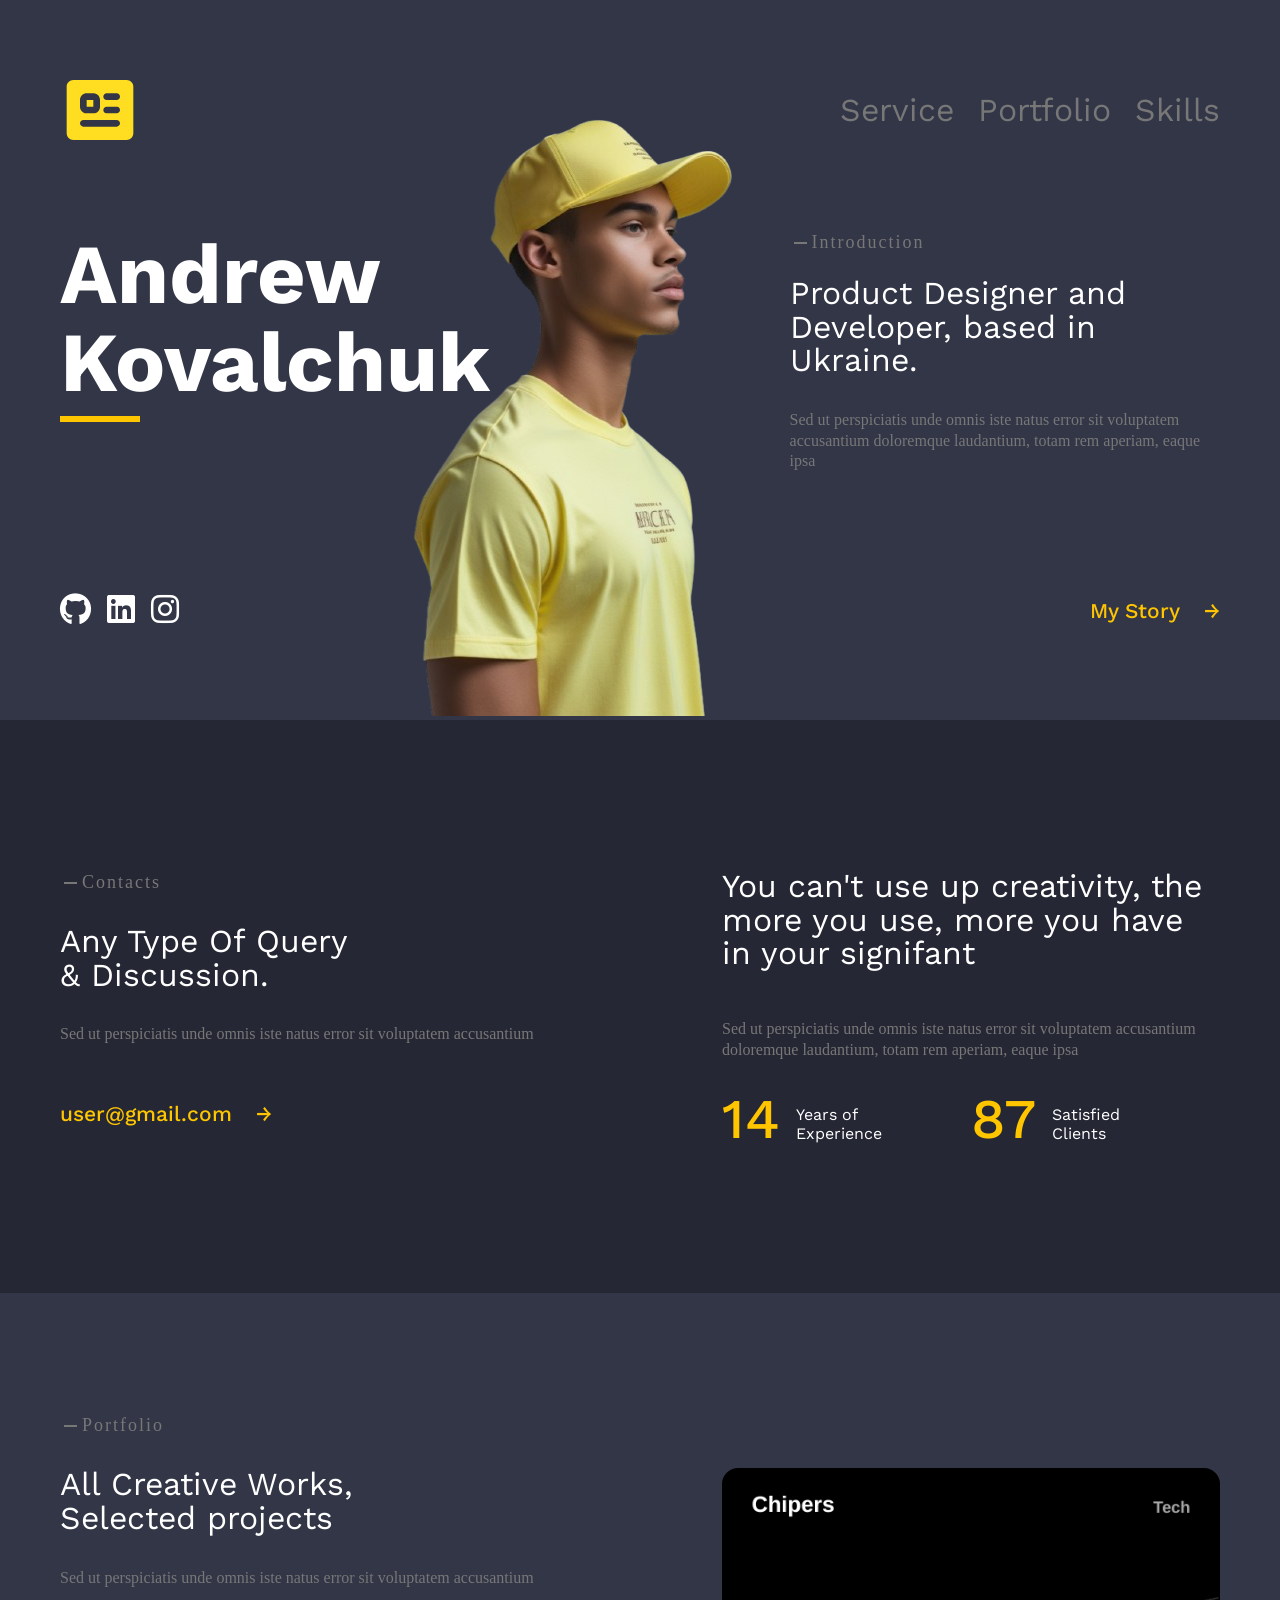
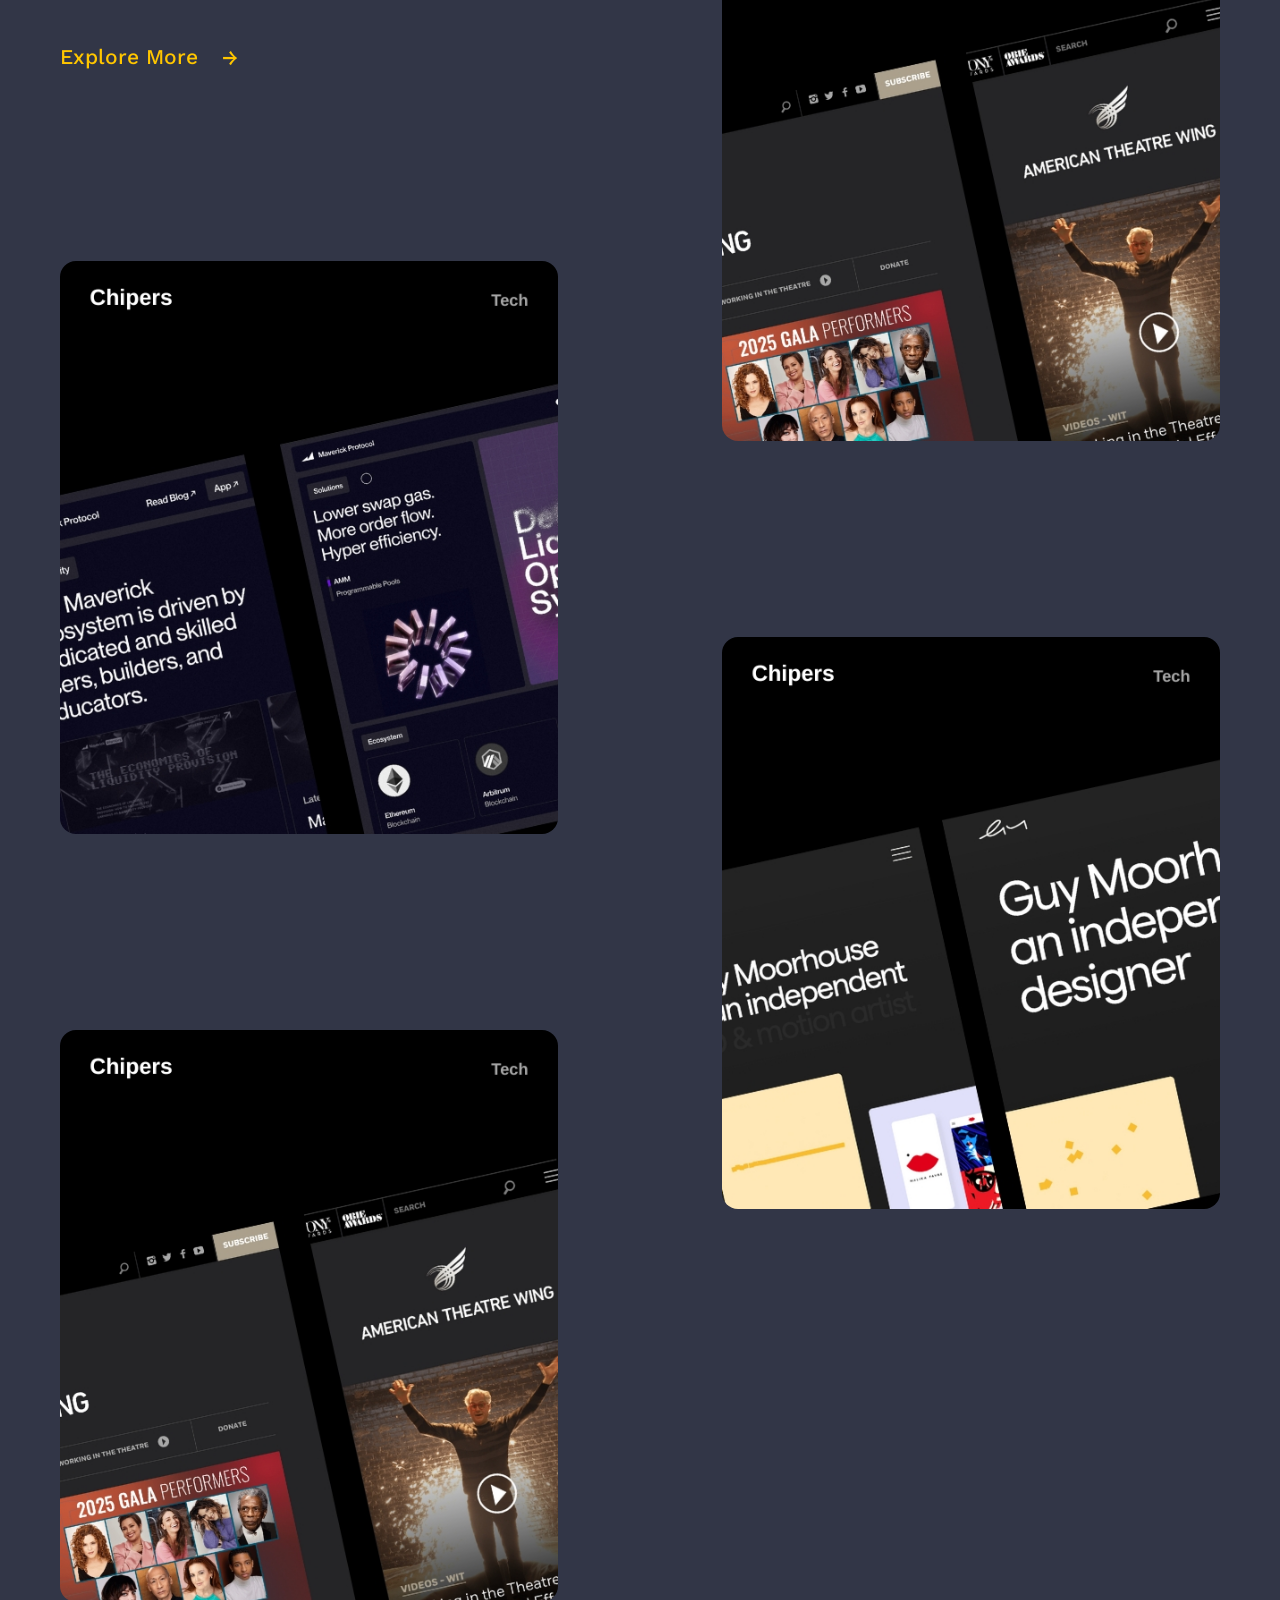
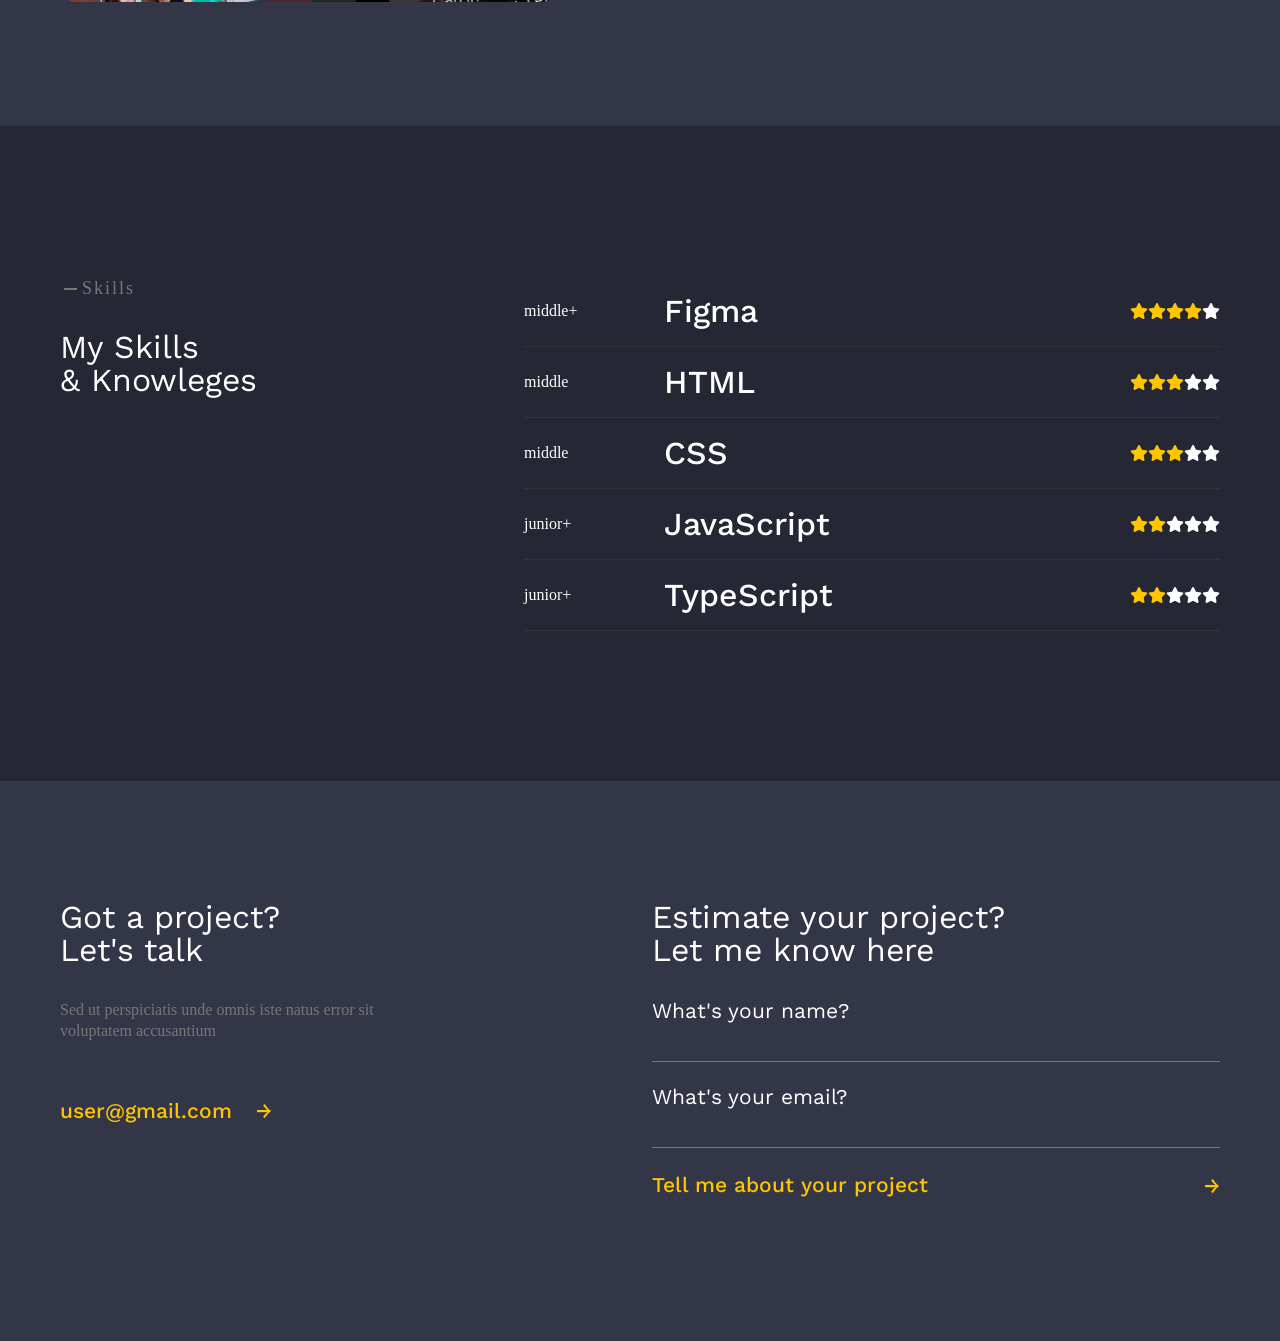
<file: index.html>
<!DOCTYPE html>
<html lang="ua">
<head>
	<meta charset="utf-8">
	<meta name="viewport" content="width=device-width, initial-scale=1">
	<title>Andrew Kovalchuk</title>
	<link rel="stylesheet" type="text/css" href="./css/style.css">
  <link rel="preconnect" href="https://fonts.googleapis.com">
  <link rel="preconnect" href="https://fonts.gstatic.com" crossorigin>
  <link
	  href="https://fonts.googleapis.com/css2?family=Inter:ital,opsz,wght@0,14..32,100..900;1,14..32,100..900&family=Work+Sans:ital,wght@0,100..900;1,100..900&display=swap"
	  rel="stylesheet"
  >
  <link
    rel="stylesheet"
    href="https://cdnjs.cloudflare.com/ajax/libs/font-awesome/6.5.2/css/all.min.css"
  />
  <link
    rel="stylesheet"
    href="https://cdnjs.cloudflare.com/ajax/libs/animate.css/4.1.1/animate.min.css"
  />
</head>
<body>	
	<main>
		<section class="preview">
			<div class="preview__photo">
        <img class="animate__animated animate__fadeInBottomLeftShort" src="img/profile-photo.png" alt="Profile Photo">
      </div>
			<div class="wrap preview__container">
				<header class="header">
					<img class="header__logo animate__animated animate__fadeInRight" src="img/profile.svg" alt="Logo">

					<nav class="menu">
            <ul class="menu__list">
              <li class="menu__item animate__animated animate__fadeInLeft"><a href="#contacts">Service</a></li>
              <li class="menu__item animate__animated animate__fadeInLeft"><a href="#portfolio">Portfolio</a></li>
              <li class="menu__item animate__animated animate__fadeInLeft"><a href="#skills">Skills</a></li>
            </ul>
          </nav>
				</header>

				<div class="introduction">
					<div class="animate__animated animate__fadeInRightShort">
						<h1 class="name">Andrew <br /> Kovalchuk</h1>
					</div>
					<div class="introduction__content animate__animated animate__fadeInRightShort">
						<h2 class="title">Introduction</h2>
            <p class="text-big introduction__text">
              Product Designer and Developer, based in Ukraine.
            </p>
            <p class="text-small">
              Sed ut perspiciatis unde omnis iste natus error sit voluptatem accusantium doloremque laudantium,
              totam rem aperiam, eaque ipsa
            </p>
					</div>
				</div>

				<div class="social">
					<ul class="social__list social-list animate__animated animate__fadeInRightShort delay-300ms">
            <li class="social__list--item">
              <a class="social-link" href="https://github.com/learnport/course-html-css" target="_blank" aria-label="GitHub profile">
                <i class="fa-brands fa-github"></i>
              </a>
            </li>
            <li class="social__list--item">
              <a class="social-link" href="https://github.com/learnport/course-html-css" target="_blank" aria-label="Linkedin profile">
                <i class="fa-brands fa-linkedin"></i>
              </a>
            </li>
            <li class="social__list--item">
              <a class="social-link" href="https://github.com/learnport/course-html-css" target="_blank" aria-label="Instagram profile">
                <i class="fa-brands fa-instagram"></i>
              </a>
            </li>
          </ul>

          <a class="link animate__animated animate__fadeInRightShort delay-300ms" href="https://discord.gg/gmFM5pdZrk" target="_blank">My Story</a>
				</div>
			</div>
		</section>

		<section id="contacts" class="wrap contacts">
			<div>
				<h2 class="title">Contacts</h2>
        <p class="text-big contacts__text">Any Type Of Query <br /> & Discussion.</p>
        <p class="text-small">Sed ut perspiciatis unde omnis iste natus error sit voluptatem accusantium</p>
        <a class="link contacts__link" href="mailto:user@gmail.com" target="_blank">user@gmail.com</a>
			</div>
			<div>
				<p class="text-big">
          You can't use up creativity, the more you use, more you have in your signifant
        </p>
        <p class="text-small contacts__description">
          Sed ut perspiciatis unde omnis iste natus error sit voluptatem accusantium doloremque laudantium,
          totam rem aperiam, eaque ipsa
        </p>

        <div class="experience">
          <div>
            <span class="experience__count">14</span>
            <span class="experience__text">Years of <br /> Experience</span>
          </div>
          <div>
            <span class="experience__count">87</span>
            <span class="experience__text">Satisfied <br /> Clients</span>
          </div>
        </div>
			</div>
		</section>

		<section id="portfolio" class="portfolio">
			<div class="wrap">
				<h2 class="title">Portfolio</h2>
				<div class="portfolio__container">
					<div>
						<p class="text-big portfolio__description">All Creative Works,<br /> Selected projects</p>
	          <p class="text-small">
	          	Sed ut perspiciatis unde omnis iste natus error sit voluptatem accusantium
	        	</p>
	          <a class="link portfolio__link" href="https://discord.gg/gmFM5pdZrk" target="_blank">
	          	Explore More
	          </a>
	          <div class="portfolio__img portfolio__img--1">
	            <img src="img/portfolio-1.jpg" alt="Project Name">
	          </div>
	          <div class="portfolio__img portfolio__img--2">
	            <img src="img/portfolio-2.jpg" alt="Project Name">
	          </div>
					</div>
					<div>
						<div class="portfolio__img portfolio__img--3">
	            <img src="img/portfolio-2.jpg" alt="Project Name">
	          </div>
	          <div class="portfolio__img portfolio__img--4">
	            <img src="img/portfolio-3.jpg" alt="Project Name">
	          </div>
					</div>
				</div>
			</div>
		</section>

	  <section id="skills" class="skills wrap">
	  	<div>
	  		<h2 class="title">Skills</h2>
          <p class="text-big skills__text">My Skills <br /> & Knowleges</p>
	  		</div>
	  	<div>
	  		<ul class="skiils__list">
	  			<li class="skills__list--item">
            <div class="skills__level">middle+</div>
            <div class="skills__name">Figma</div>
            <div class="skills__stars">
              <i class="fa-solid fa-star filled-start"></i>
              <i class="fa-solid fa-star filled-start"></i>
              <i class="fa-solid fa-star filled-start"></i>
              <i class="fa-solid fa-star filled-start"></i>
              <i class="fa-solid fa-star"></i>
            </div>
          </li>
          <li class="skills__list--item">
            <div class="skills__level">middle</div>
            <div class="skills__name">HTML</div>
            <div class="skills__stars">
              <i class="fa-solid fa-star filled-start"></i>
              <i class="fa-solid fa-star filled-start"></i>
              <i class="fa-solid fa-star filled-start"></i>
              <i class="fa-solid fa-star"></i>
              <i class="fa-solid fa-star"></i>
            </div>
          </li>
          <li class="skills__list--item">
            <div class="skills__level">middle</div>
            <div class="skills__name">CSS</div>
            <div class="skills__stars">
              <i class="fa-solid fa-star filled-start"></i>
              <i class="fa-solid fa-star filled-start"></i>
              <i class="fa-solid fa-star filled-start"></i>
              <i class="fa-solid fa-star"></i>
              <i class="fa-solid fa-star"></i>
            </div>
          </li>
          <li class="skills__list--item">
            <div class="skills__level">junior+</div>
            <div class="skills__name">JavaScript</div>
            <div class="skills__stars">
              <i class="fa-solid fa-star filled-start"></i>
              <i class="fa-solid fa-star filled-start"></i>
              <i class="fa-solid fa-star"></i>
              <i class="fa-solid fa-star"></i>
              <i class="fa-solid fa-star"></i>
            </div>
          </li>
          <li class="skills__list--item">
            <div class="skills__level">junior+</div>
            <div class="skills__name">TypeScript</div>
            <div class="skills__stars">
              <i class="fa-solid fa-star filled-start"></i>
              <i class="fa-solid fa-star filled-start"></i>
              <i class="fa-solid fa-star"></i>
              <i class="fa-solid fa-star"></i>
              <i class="fa-solid fa-star"></i>
            </div>
          </li>
	  		</ul>
	  	</div>
	  </section>
	</main>

	<footer class="footer">
		<div class="footer__container wrap">
			<div>
				<p class="text-big"> Got a project? <br /> Let's talk </p>
        <p class="text-small footer__description">
          Sed ut perspiciatis unde omnis iste natus error sit
          voluptatem accusantium
        </p>
        <a class="link form__link" href="mailto:user@gmail.com" target="_blank">user@gmail.com</a>
			</div>
			<div>
				<p class="text-big"> Estimate your project? <br /> Let me know here</p>
				<form action="" id="form" class="form">
          <div class="form__block">
            <label for="name" class="form__label">What's your name?</label>
            <input type="text" id="name" name="username" class="text-input">
          </div>
          <div class="form__block">
            <label for="email" class="form__label">What's your email?</label>
            <input type="email" id="email" name="email" class="text-input">
          </div>
          <button type="submit" class="link form__button">Tell me about your project</button>
        </form>
			</div>
		</div>
	</footer>
</body>

<script>
  const form = document.getElementById('form');
  const nameInput = document.getElementById('name');
  const emailInput = document.getElementById('email');

  form.addEventListener('submit', (e) => {
    e.preventDefault();

    const name = encodeURIComponent(nameInput.value.trim());
    const email = encodeURIComponent(emailInput.value.trim());

    if (!name) return alert('Please enter your name');

    const subject = `New project from ${name || 'unknown user'}`;
    const body = `Name: ${name}%0AEmail: ${email}%0A%0ATell me about your project:`;

    window.location.href = `mailto:user@gmail.com?subject=${subject}&body=${body}`;
  });
</script>
</html>
</file>
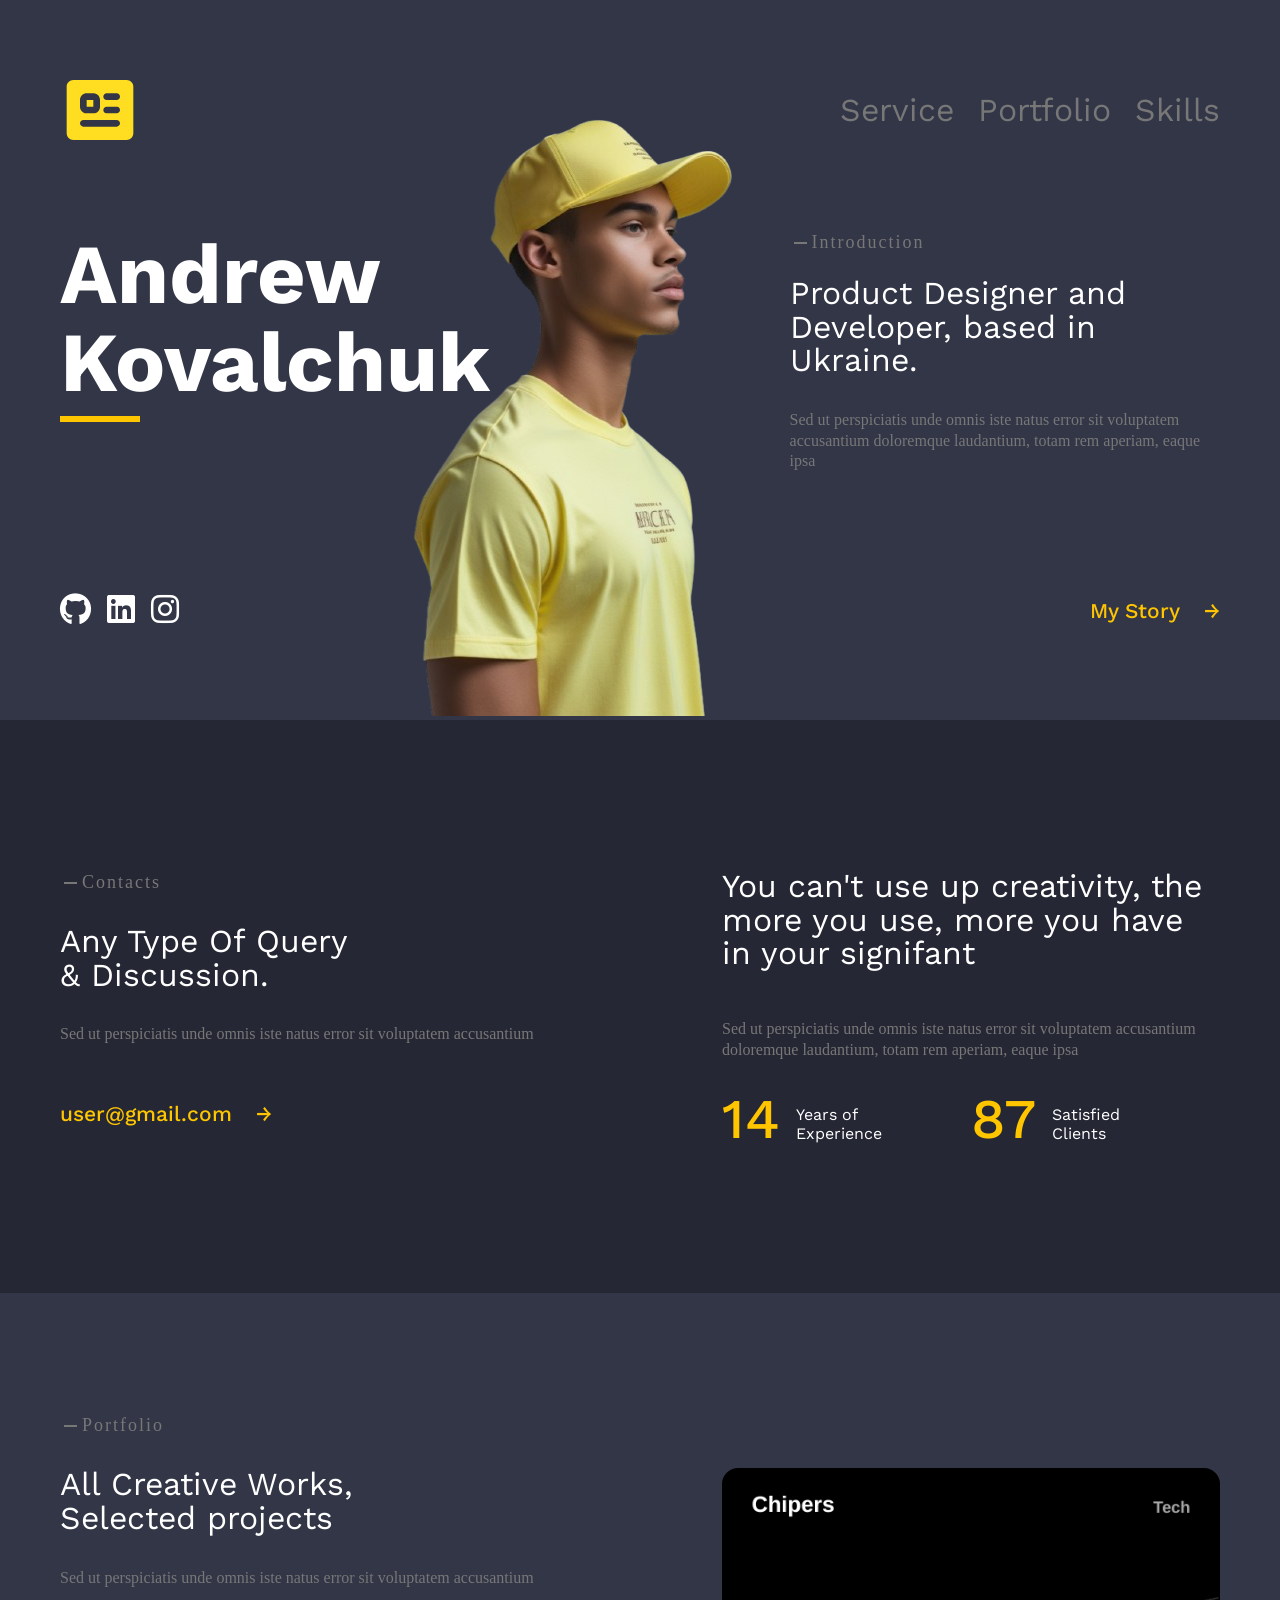
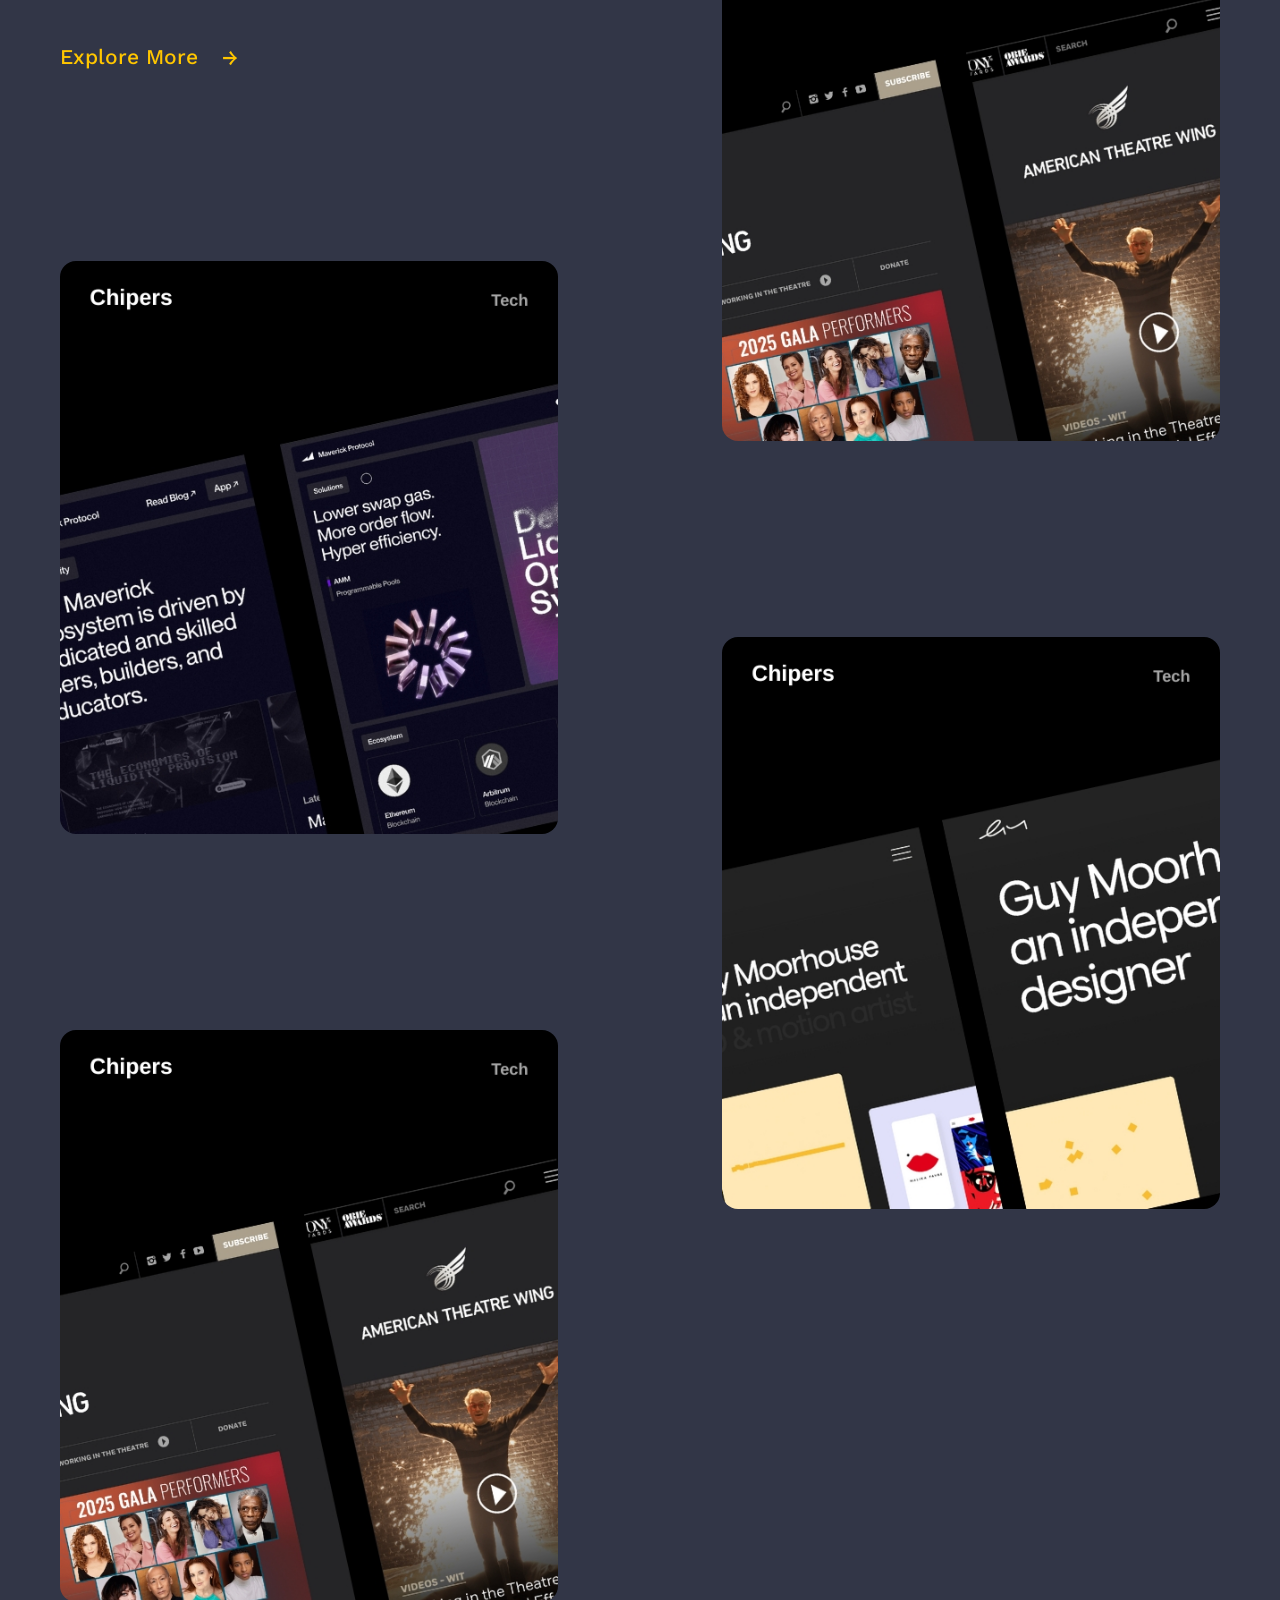
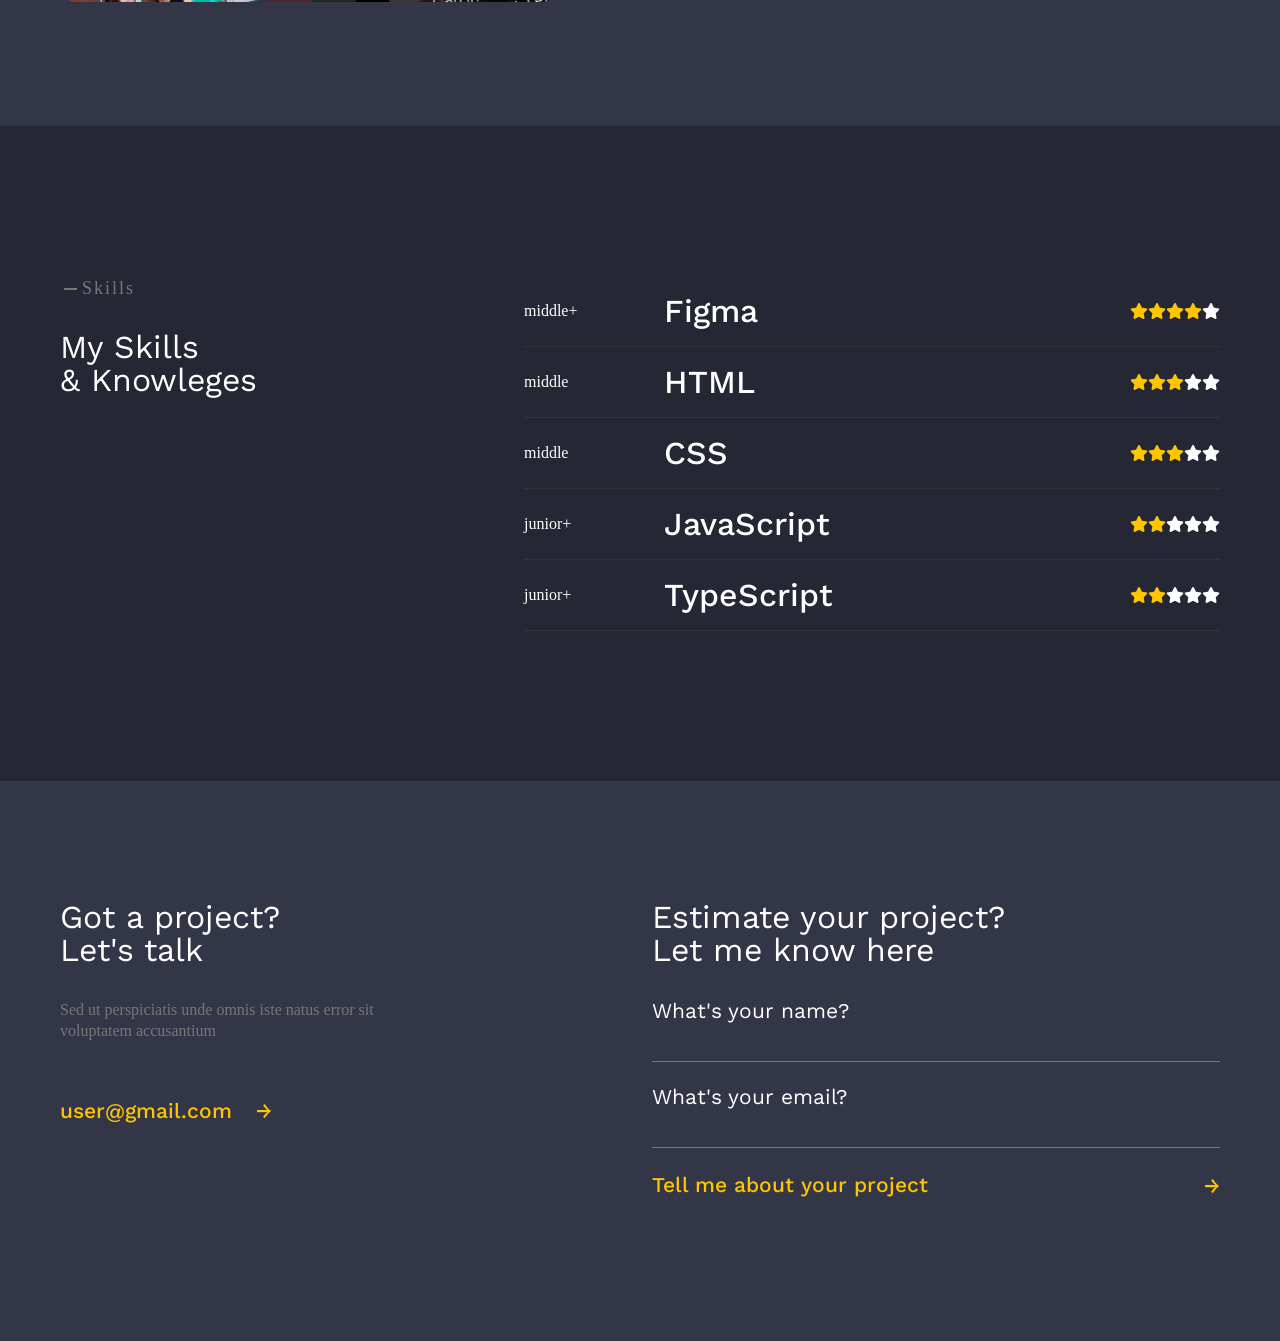
<file: site.html>
<!DOCTYPE html>
<html lang="ua">
<head>
	<meta charset="utf-8">
	<meta name="viewport" content="width=device-width, initial-scale=1">
	<title>Andrew Kovalchuk</title>
	<link rel="stylesheet" type="text/css" href="./css/style.css">
  <link rel="preconnect" href="https://fonts.googleapis.com">
  <link rel="preconnect" href="https://fonts.gstatic.com" crossorigin>
  <link
	  href="https://fonts.googleapis.com/css2?family=Inter:ital,opsz,wght@0,14..32,100..900;1,14..32,100..900&family=Work+Sans:ital,wght@0,100..900;1,100..900&display=swap"
	  rel="stylesheet"
  >
  <link
    rel="stylesheet"
    href="https://cdnjs.cloudflare.com/ajax/libs/font-awesome/6.5.2/css/all.min.css"
  />
  <link
    rel="stylesheet"
    href="https://cdnjs.cloudflare.com/ajax/libs/animate.css/4.1.1/animate.min.css"
  />
</head>
<body>	
	<main>
		<section class="preview">
			<div class="preview__photo">
        <img class="animate__animated animate__fadeInBottomLeftShort" src="img/profile-photo.png" alt="Profile Photo">
      </div>
			<div class="wrap preview__container">
				<header class="header">
					<img class="header__logo animate__animated animate__fadeInRight" src="img/profile.svg" alt="Logo">

					<nav class="menu">
            <ul class="menu__list">
              <li class="menu__item animate__animated animate__fadeInLeft"><a href="#">Service</a></li>
              <li class="menu__item animate__animated animate__fadeInLeft"><a href="#">Portfolio</a></li>
              <li class="menu__item animate__animated animate__fadeInLeft"><a href="#">Skills</a></li>
            </ul>
          </nav>
				</header>

				<div class="introduction">
					<div class="animate__animated animate__fadeInRightShort">
						<h1 class="name">Andrew <br /> Kovalchuk</h1>
					</div>
					<div class="introduction__content animate__animated animate__fadeInRightShort">
						<h2 class="title">Introduction</h2>
            <p class="text-big introduction__text">
              Product Designer and Developer, based in Ukraine.
            </p>
            <p class="text-small">
              Sed ut perspiciatis unde omnis iste natus error sit voluptatem accusantium doloremque laudantium,
              totam rem aperiam, eaque ipsa
            </p>
					</div>
				</div>

				<div class="social">
					<ul class="social__list social-list animate__animated animate__fadeInRightShort delay-300ms">
            <li class="social__list--item">
              <a class="social-link" href="https://github.com/learnport/course-html-css" target="_blank" aria-label="GitHub profile">
                <i class="fa-brands fa-github"></i>
              </a>
            </li>
            <li class="social__list--item">
              <a class="social-link" href="https://github.com/learnport/course-html-css" target="_blank" aria-label="Linkedin profile">
                <i class="fa-brands fa-linkedin"></i>
              </a>
            </li>
            <li class="social__list--item">
              <a class="social-link" href="https://github.com/learnport/course-html-css" target="_blank" aria-label="Instagram profile">
                <i class="fa-brands fa-instagram"></i>
              </a>
            </li>
          </ul>

          <a class="link animate__animated animate__fadeInRightShort delay-300ms" href="https://discord.gg/gmFM5pdZrk" target="_blank">My Story</a>
				</div>
			</div>
		</section>

		<section class="wrap contacts">
			<div>
				<h2 class="title">Contacts</h2>
        <p class="text-big contacts__text">Any Type Of Query <br /> & Discussion.</p>
        <p class="text-small">Sed ut perspiciatis unde omnis iste natus error sit voluptatem accusantium</p>
        <a class="link contacts__link" href="mailto:user@gmail.com" target="_blank">user@gmail.com</a>
			</div>
			<div>
				<p class="text-big">
          You can't use up creativity, the more you use, more you have in your signifant
        </p>
        <p class="text-small contacts__description">
          Sed ut perspiciatis unde omnis iste natus error sit voluptatem accusantium doloremque laudantium,
          totam rem aperiam, eaque ipsa
        </p>

        <div class="experience">
          <div>
            <span class="experience__count">14</span>
            <span class="experience__text">Years of <br /> Experience</span>
          </div>
          <div>
            <span class="experience__count">87</span>
            <span class="experience__text">Satisfied <br /> Clients</span>
          </div>
        </div>
			</div>
		</section>

		<section class="portfolio">
			<div class="wrap">
				<h2 class="title">Portfolio</h2>
				<div class="portfolio__container">
					<div>
						<p class="text-big portfolio__description">All Creative Works,<br /> Selected projects</p>
	          <p class="text-small">
	          	Sed ut perspiciatis unde omnis iste natus error sit voluptatem accusantium
	        	</p>
	          <a class="link portfolio__link" href="https://discord.gg/gmFM5pdZrk" target="_blank">
	          	Explore More
	          </a>
	          <div class="portfolio__img portfolio__img--1">
	            <img src="img/portfolio-1.jpg" alt="Project Name">
	          </div>
	          <div class="portfolio__img portfolio__img--2">
	            <img src="img/portfolio-2.jpg" alt="Project Name">
	          </div>
					</div>
					<div>
						<div class="portfolio__img portfolio__img--3">
	            <img src="img/portfolio-2.jpg" alt="Project Name">
	          </div>
	          <div class="portfolio__img portfolio__img--4">
	            <img src="img/portfolio-3.jpg" alt="Project Name">
	          </div>
					</div>
				</div>
			</div>
		</section>

	  <section class="skills wrap">
	  	<div>
	  		<h2 class="title">Skills</h2>
          <p class="text-big skills__text">My Skills <br /> & Knowleges</p>
	  		</div>
	  	<div>
	  		<ul class="skiils__list">
	  			<li class="skills__list--item">
            <div class="skills__level">middle+</div>
            <div class="skills__name">Figma</div>
            <div class="skills__stars">
              <i class="fa-solid fa-star filled-start"></i>
              <i class="fa-solid fa-star filled-start"></i>
              <i class="fa-solid fa-star filled-start"></i>
              <i class="fa-solid fa-star filled-start"></i>
              <i class="fa-solid fa-star"></i>
            </div>
          </li>
          <li class="skills__list--item">
            <div class="skills__level">middle</div>
            <div class="skills__name">HTML</div>
            <div class="skills__stars">
              <i class="fa-solid fa-star filled-start"></i>
              <i class="fa-solid fa-star filled-start"></i>
              <i class="fa-solid fa-star filled-start"></i>
              <i class="fa-solid fa-star"></i>
              <i class="fa-solid fa-star"></i>
            </div>
          </li>
          <li class="skills__list--item">
            <div class="skills__level">middle</div>
            <div class="skills__name">CSS</div>
            <div class="skills__stars">
              <i class="fa-solid fa-star filled-start"></i>
              <i class="fa-solid fa-star filled-start"></i>
              <i class="fa-solid fa-star filled-start"></i>
              <i class="fa-solid fa-star"></i>
              <i class="fa-solid fa-star"></i>
            </div>
          </li>
          <li class="skills__list--item">
            <div class="skills__level">junior+</div>
            <div class="skills__name">JavaScript</div>
            <div class="skills__stars">
              <i class="fa-solid fa-star filled-start"></i>
              <i class="fa-solid fa-star filled-start"></i>
              <i class="fa-solid fa-star"></i>
              <i class="fa-solid fa-star"></i>
              <i class="fa-solid fa-star"></i>
            </div>
          </li>
          <li class="skills__list--item">
            <div class="skills__level">junior+</div>
            <div class="skills__name">TypeScript</div>
            <div class="skills__stars">
              <i class="fa-solid fa-star filled-start"></i>
              <i class="fa-solid fa-star filled-start"></i>
              <i class="fa-solid fa-star"></i>
              <i class="fa-solid fa-star"></i>
              <i class="fa-solid fa-star"></i>
            </div>
          </li>
	  		</ul>
	  	</div>
	  </section>
	</main>

	<footer class="footer">
		<div class="footer__container wrap">
			<div>
				<p class="text-big"> Got a project? <br /> Let's talk </p>
        <p class="text-small footer__description">
          Sed ut perspiciatis unde omnis iste natus error sit
          voluptatem accusantium
        </p>
        <a class="link form__link" href="mailto:user@gmail.com" target="_blank">user@gmail.com</a>
			</div>
			<div>
				<p class="text-big"> Estimate your project? <br /> Let me know here</p>
				<form action="" id="form" class="form">
          <div class="form__block">
            <label for="name" class="form__label">What's your name?</label>
            <input type="text" id="name" name="username" class="text-input">
          </div>
          <div class="form__block">
            <label for="email" class="form__label">What's your email?</label>
            <input type="email" id="email" name="email" class="text-input">
          </div>
          <button type="submit" class="link form__button">Tell me about your project</button>
        </form>
			</div>
		</div>
	</footer>
</body>

<script>
  const form = document.getElementById('form');
  const nameInput = document.getElementById('name');
  const emailInput = document.getElementById('email');

  form.addEventListener('submit', (e) => {
    e.preventDefault();

    const name = encodeURIComponent(nameInput.value.trim());
    const email = encodeURIComponent(emailInput.value.trim());

    if (!name) return alert('Please enter your name');

    const subject = `New project from ${name || 'unknown user'}`;
    const body = `Name: ${name}%0AEmail: ${email}%0A%0ATell me about your project:`;

    window.location.href = `mailto:user@gmail.com?subject=${subject}&body=${body}`;
  });
</script>
</html>
</file>
<file: css/style.css>
:root {
  --font-text: "Inter", sans-serif;
  --font-title: "Work Sans", sans-serif;

  --text-xs: 16px;
  --text-sm: 18px;
  --text-base: 21px;
  --text-lg: 32px;
  --text-xl: 56px;
  --text-2xl: 84px;

  --yellow: #ffc600;
  --orange: orange;
  --white: #fff;
  --grey: #333;
  --grey-light: #777;
  --blue: #252734;
  --blue-light: #323647;
}

* {
  padding: 0;
  margin: 0;
  box-sizing: border-box;
}

html {
  scroll-behavior: smooth;
}

ul {
  list-style: none;
}

a {
  outline: none;
}

body {
  color: var(--white);
  background: var(--blue);
}

.wrap {
  width: 100%;
  max-width: 1200px;
  margin: 0 auto;
  padding: 0 20px;
}

.title {
  color: var(--grey-light);
  font-size: var(--text-sm);
  font-weight: 500;
  letter-spacing: 2px;
  padding-left: 22px;
}

.title:before {
  content: "";
  display: block;
  width: 13px;
  height: 2px;
  background: var(--grey-light);
  transform: translate(-18px, 12px);
}

.text-big {
  font-family: var(--font-title);
  font-size: var(--text-lg);
  line-height: 105%;
}

.text-small {
  color: var(--grey-light);
  font-size: var(--text-xs);
  line-height: 130%;
}

.social-link {
  transition: 0.15s;
  color: var(--white);
}

.social-link:hover,
.social-link:focus {
  color: var(--orange);
}

.link {
  color: var(--yellow);
  text-decoration: none;
  font-family: var(--font-title);
  font-size: var(--text-base);
  font-weight: 500;
  position: relative;
  cursor: pointer;
  padding-right: 40px;
  outline: none;
  transition: 0.15s;
}

.link::after {
  content: "\2192"; /* Unicode стрілка */
  position: absolute;
  right: 0;
  top: 50%;
  transform: translateY(-50%);
}

.link:hover,
.link:focus {
  color: var(--orange);
}

.filled-start {
  color: var(--yellow);
}

.text-input {
  width: 100%;
  height: 40px;
  background: transparent;
  border: none;
  border-bottom: 1px solid var(--grey-light);
  outline: none !important;
  color: var(--yellow);
}

@media (max-width: 980px) {
  .title::before {
    display: none;
  }

  .title {
    padding-left: 0;
  }
}

/* Header */

.header {
  display: flex;
  justify-content: space-between;
  align-items: center;
}

.menu__list {
  font-size: var(--text-lg);
  display: flex;
  align-items: center;
  font-family: var(--font-title);
  column-gap: 24px;
  cursor: pointer;
  transition: 0.15s;
}

.menu__item a {
  color: var(--grey-light);
  text-decoration: none;
  outline: none;
}

.menu__item a:hover {
  color: var(--orange);
}

.menu__item a:focus {
  color: var(--orange);
}

/* Preview */

.preview {
  padding: 70px 0;
  background: var(--blue-light);
  position: relative;
}

.preview__photo {
  position: absolute;
  left: 50%;
  bottom: 0;
  transform: translateX(-65%);
}

.preview__container {
  height: 580px;
  display: grid;
  grid-template-rows: 80px 1fr 80px;
}

.introduction {
  display: grid;
  grid-template-columns: 3fr 2fr;
  column-gap: 84px;
  padding-top: 80px;
}

.introduction__text {
  margin-top: 24px;
  margin-bottom: 32px;
}

.name {
  font-family: var(--font-title);
  font-size: var(--text-2xl);
  line-height: 105%;
  position: relative;
}

.name::before {
  content: "";
  position: absolute;
  display: block;
  background: var(--yellow);
  width: 80px;
  height: 6px;
  bottom: -16px;
}

.social {
  display: flex;
  justify-content: space-between;
  align-items: center;
}

.social__list {
  display: flex;
  align-items: center;
  font-size: var(--text-lg);
  column-gap: 16px;
}

@media (max-width: 870px) {
  .introduction__content {
    display: none;
  }

  .preview__photo {
    left: 50%;
    bottom: 0;
    transform: translateX(-50%);
  }

  .preview__photo img {
    width: 220px;
  }

  .name {
    text-align: center;
  }

  .name::before {
    left: 50%;
    transform: translateX(-50%);
    bottom: -16px;
  }

  .introduction {
    padding: 32px 0;
    grid-template-columns: 1fr;
  }
}

@media (max-width: 540px) {
  .preview {
    padding: 0;
  }
  
  .header__logo {
    width: 40px;
  }

  .menu__list {
    font-size: var(--text-sm);
  }

  .name {
    font-size: var(--text-xl);
  }

  .preview__container {
    height: 380px;
  }

  .preview__photo img {
    display: none;
  }
}

/* Contacts */

.contacts {
  padding: 150px 20px;
  display: grid;
  grid-template-columns: 1fr 1fr;
  column-gap: 164px;
}

.contacts__text {
  margin-top: 32px;
  margin-bottom: 32px;
}

.contacts__link {
  display: inline-block;
  margin-top: 56px;
}

.contacts__description {
  margin-top: 48px;
  margin-bottom: 36px;
}

.experience {
  display: grid;
  grid-template-columns: 1fr 1fr;
}

.experience > div {
  display: flex;
  align-items: flex-end;
}

.experience__count {
  font-size: var(--text-xl);
  font-weight: 500;
  color: var(--yellow);
  line-height: 84%;
  font-family: var(--font-title);
}

.experience__text {
  margin-left: 16px;
  display: block;
  font-family: var(--font-title);
}

@media (max-width: 980px) {
  .contacts {
    padding: 60px 20px;
    column-gap: 64px;
    grid-template-columns: 1fr;
    text-align: center;
  }

  .contacts__text {
    margin: 8px 0;
  }

  .contacts__description {
    margin-top: 8px;
  }

  .contacts__link {
    margin-top: 32px;
    margin-bottom: 8px;
  }

  .experience > div {
    display: flex;
    justify-content: center;
  }
}

/* Portfolio */

.portfolio {
  background: var(--blue-light);
  padding: 120px 0;
}

.portfolio__container {
  margin-top: 32px;
  display: grid;
  grid-template-columns: 1fr 1fr;
  column-gap: 164px;
}

.portfolio__description {
  margin-bottom: 32px;
}

.portfolio__link {
  display: inline-block;
  margin-top: 56px;
}

.portfolio__img--1,
.portfolio__img--2,
.portfolio__img--4 {
  margin-top: 192px;
}

.portfolio img {
  width: 100%;
  border-radius: 16px;
}

@media (max-width: 980px) {
  .portfolio {
    padding: 60px 20px;
  }

  .portfolio__container {
    column-gap: 24px;
  }

  .portfolio__img--1,
  .portfolio__img--2,
  .portfolio__img--4 {
    margin-top: 24px;
  }
}

@media (max-width: 700px) {
  .portfolio {
    text-align: center;
  }

  .portfolio__container {
    margin-top: 0;
    grid-template-columns: 1fr;
  }

  .portfolio__description {
    margin: 16px 0;
  }

  .portfolio__img {
    margin-top: 24px;
  }
}

/* Skills */

.skills {
  padding: 150px 20px;
  display: grid;
  grid-template-columns: 2fr 3fr;
}

.skills__text {
  margin-top: 32px;
}

.skills__list {
  display: grid;
  row-gap: 16px;
}

.skills__list--item {
  padding: 16px 0;
  border-bottom: 1px solid var(--grey);
  display: grid;
  grid-template-columns: 140px 1fr 140px;
  align-items: center;
}

.skill__level {
  font-size: var(--text-base);
  color: var(--grey-light);
}

.skills__name {
  font-family: var(--font-title);
  font-weight: 500;
  font-size: var(--text-lg);
}

.skills__stars {
  font-size: var(--text-xs);
  display: flex;
  align-items: center;
  justify-content: flex-end;
}

@media (max-width: 980px) {
  .skills {
    padding: 60px 20px;
  }
}

@media (max-width: 730px) {
  .skills {
    grid-template-columns: 1fr;
    text-align: center;
  }

  .skills__text {
    margin-top: 8px;
    margin-bottom: 32px;
  }

  .skills__level {
    text-align: left;
  }
}

@media (max-width: 540px) {
  .skills__level {
    display: none;
  }

  .skills__list--item {
    grid-template-columns: 140px 1fr;
    text-align: left;
  }
}

/* Footer */

.footer {
  padding: 120px 0;
  background: var(--blue-light);
}

.footer__container {
  display: grid;
  grid-template-columns: 1fr 1fr;
  column-gap: 24px;
}

.footer__description {
  max-width: 360px;
  margin-top: 32px;
  margin-bottom: 56px;
}

.form {
  margin-top: 32px;
  margin-bottom: 24px;
  display: grid;
  row-gap: 24px;
}

.form__label {
  font-family: var(--font-title);
  font-size: var(--text-base);
  line-height: 105%;
}

.form__button {
  background: transparent;
  border: none;
  text-align: left;
}

@media (max-width: 980px) {
  .footer {
    padding: 60px 0;
    padding-bottom: 0;
  }
}

@media (max-width: 650px) {
  .footer__container {
    grid-template-columns: 1fr;
    text-align: center;
  }

  .form__link {
    display: inline-block;
    margin-bottom: 32px;
  }

  .footer__description {
    margin: 8px auto;
  }
}

/* Animations */

.delay-300ms {
  animation-delay: 0.3s;
}

@keyframes fadeInBottomLeftShort {
  from {
    opacity: 0;
    transform: translate3d(-90px, 90px, 0); /* невеликий зсув */
  }
  to {
    opacity: 1;
    transform: translate3d(0, 0, 0);
  }
}

.animate__fadeInBottomLeftShort {
  animation-name: fadeInBottomLeftShort;
  animation-duration: 0.8s; /* можна змінити */
  animation-fill-mode: both;
}

@keyframes fadeInRightShort {
  from {
    opacity: 0;
    transform: translate3d(90px, 0, 0); /* замість 100% */
  }
  to {
    opacity: 1;
    transform: none;
  }
}

.animate__fadeInRightShort {
  animation-name: fadeInRightShort;
}

@keyframes fadeInBottomShort {
  from {
    opacity: 0;
    transform: translate3d(0, 90px, 0); /* замість 100% */
  }
  to {
    opacity: 1;
    transform: none;
  }
}

.animate__fadeInBottomShort {
  animation-name: fadeInBottomShort;
}
</file>
